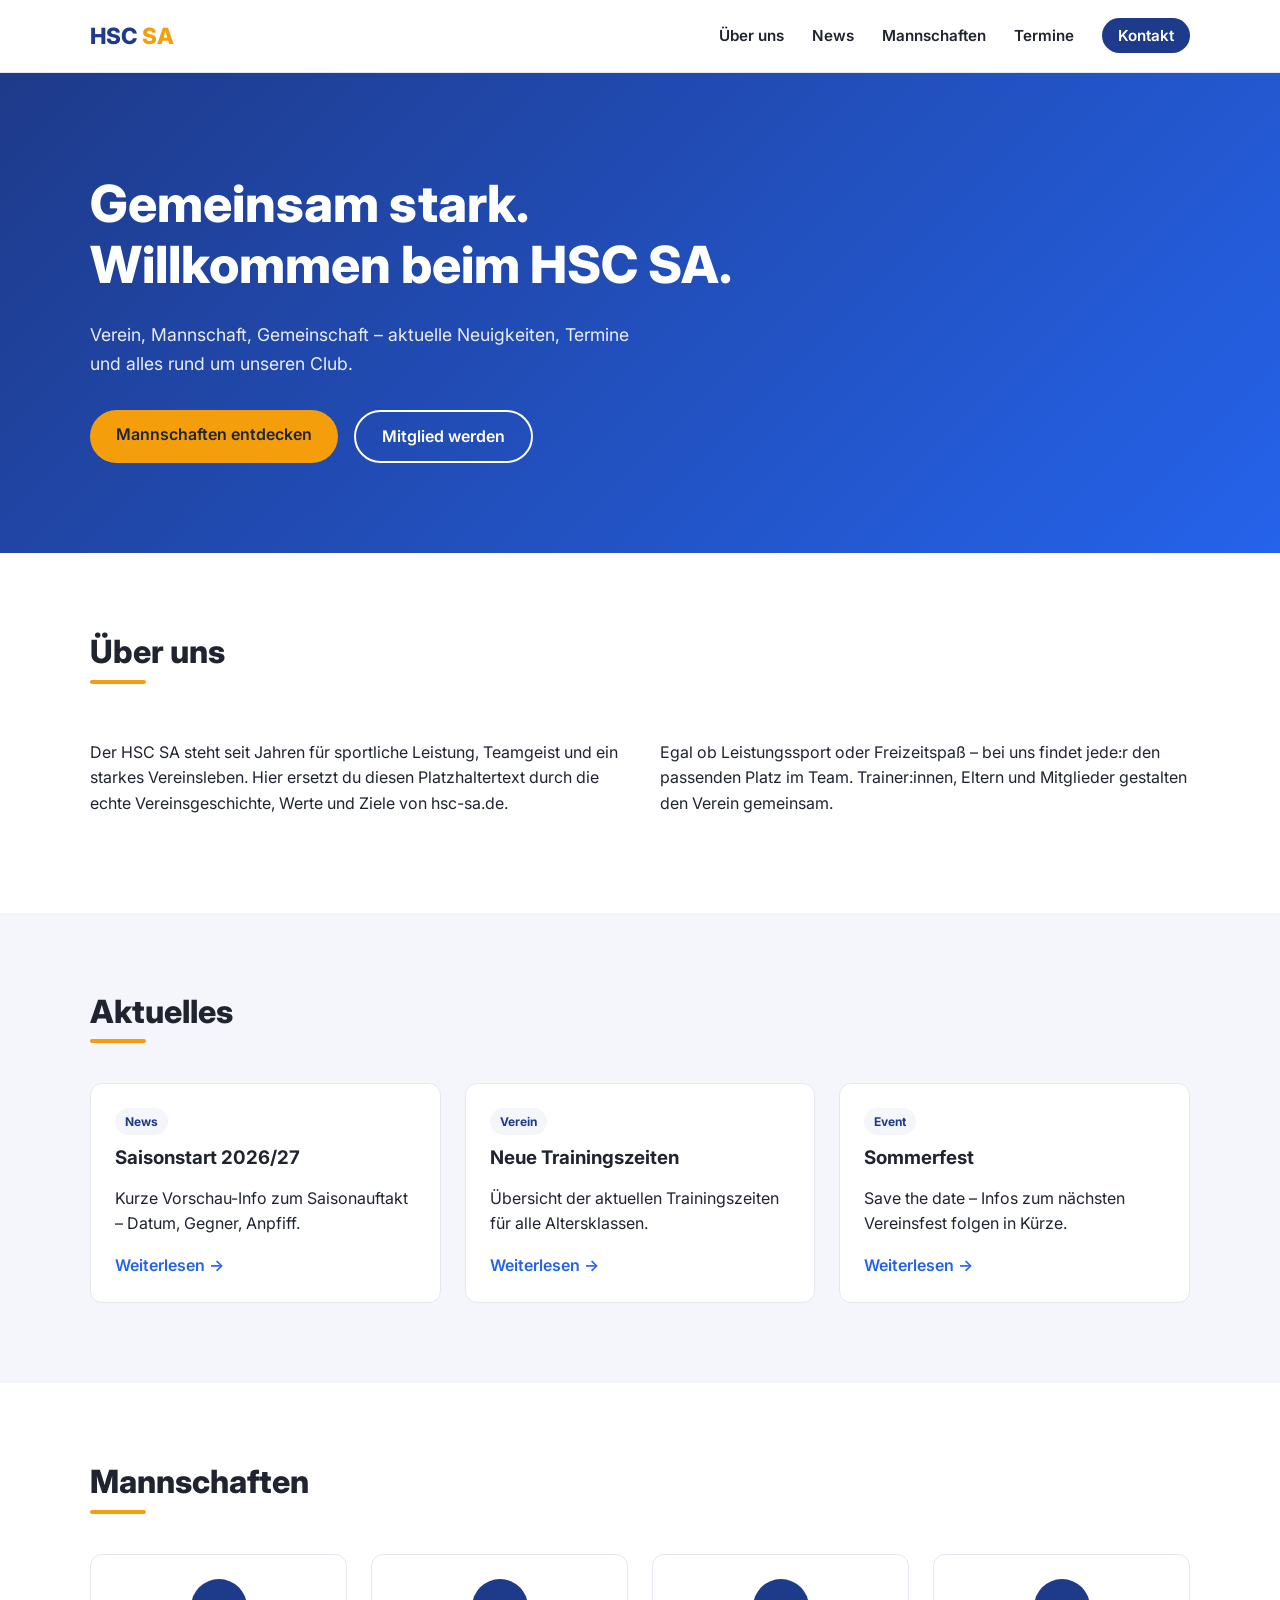
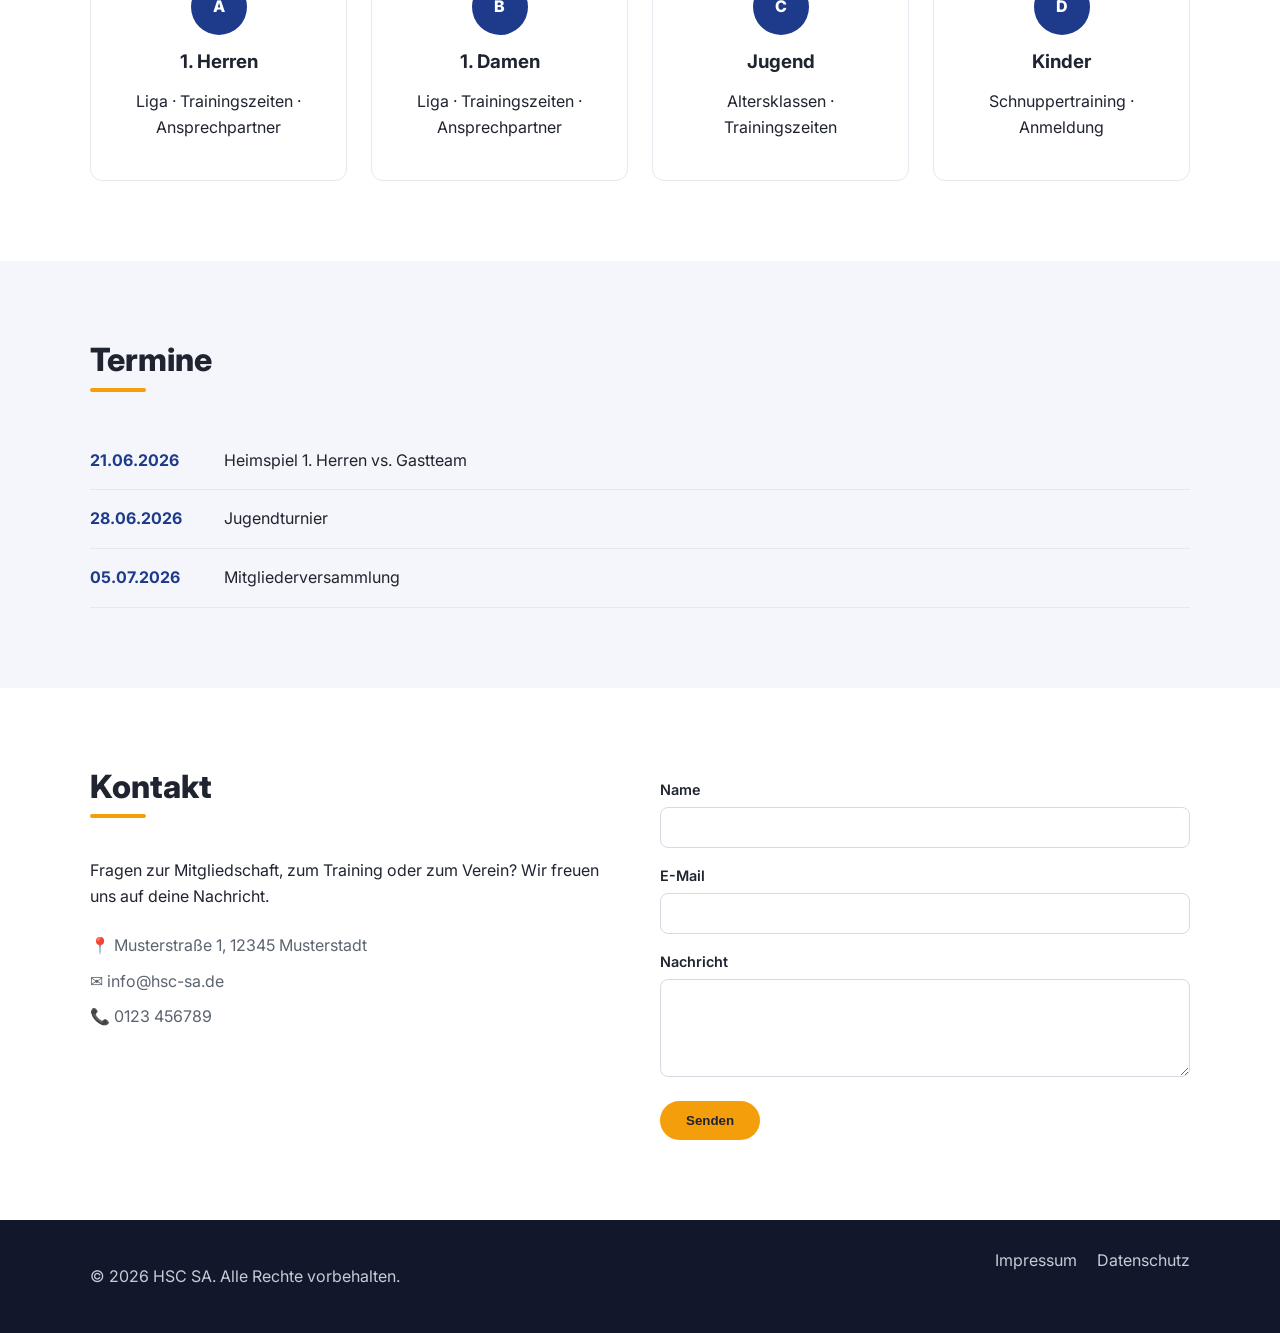
<file: hsc-sa-redesign/index.html>
<!doctype html>
<html lang="de">
<head>
  <meta charset="UTF-8">
  <meta name="viewport" content="width=device-width, initial-scale=1.0">
  <title>HSC SA – Moderne Vereinswebsite</title>
  <meta name="description" content="HSC SA – Verein, News, Mannschaften und Kontakt.">
  <link rel="preconnect" href="https://fonts.googleapis.com">
  <link href="https://fonts.googleapis.com/css2?family=Inter:wght@400;600;700;800&display=swap" rel="stylesheet">
  <link rel="stylesheet" href="style.css">
</head>
<body>

  <header class="site-header">
    <div class="container header-inner">
      <a href="#" class="logo">HSC <span>SA</span></a>

      <input type="checkbox" id="nav-toggle" class="nav-toggle">
      <label for="nav-toggle" class="nav-toggle-label" aria-label="Menü öffnen">
        <span></span><span></span><span></span>
      </label>

      <nav class="main-nav">
        <ul>
          <li><a href="#ueber-uns">Über uns</a></li>
          <li><a href="#news">News</a></li>
          <li><a href="#mannschaften">Mannschaften</a></li>
          <li><a href="#termine">Termine</a></li>
          <li><a href="#kontakt" class="nav-cta">Kontakt</a></li>
        </ul>
      </nav>
    </div>
  </header>

  <main>
    <section class="hero">
      <div class="container hero-inner">
        <h1>Gemeinsam stark.<br>Willkommen beim HSC SA.</h1>
        <p>Verein, Mannschaft, Gemeinschaft – aktuelle Neuigkeiten, Termine und alles rund um unseren Club.</p>
        <div class="hero-actions">
          <a href="#mannschaften" class="btn btn-primary">Mannschaften entdecken</a>
          <a href="#kontakt" class="btn btn-outline">Mitglied werden</a>
        </div>
      </div>
    </section>

    <section id="ueber-uns" class="section">
      <div class="container">
        <h2 class="section-title">Über uns</h2>
        <div class="grid-2">
          <p>
            Der HSC SA steht seit Jahren für sportliche Leistung, Teamgeist und ein starkes
            Vereinsleben. Hier ersetzt du diesen Platzhaltertext durch die echte Vereinsgeschichte,
            Werte und Ziele von hsc-sa.de.
          </p>
          <p>
            Egal ob Leistungssport oder Freizeitspaß – bei uns findet jede:r den passenden Platz
            im Team. Trainer:innen, Eltern und Mitglieder gestalten den Verein gemeinsam.
          </p>
        </div>
      </div>
    </section>

    <section id="news" class="section section-alt">
      <div class="container">
        <h2 class="section-title">Aktuelles</h2>
        <div class="card-grid">
          <article class="card">
            <span class="card-tag">News</span>
            <h3>Saisonstart 2026/27</h3>
            <p>Kurze Vorschau-Info zum Saisonauftakt – Datum, Gegner, Anpfiff.</p>
            <a href="#" class="card-link">Weiterlesen →</a>
          </article>
          <article class="card">
            <span class="card-tag">Verein</span>
            <h3>Neue Trainingszeiten</h3>
            <p>Übersicht der aktuellen Trainingszeiten für alle Altersklassen.</p>
            <a href="#" class="card-link">Weiterlesen →</a>
          </article>
          <article class="card">
            <span class="card-tag">Event</span>
            <h3>Sommerfest</h3>
            <p>Save the date – Infos zum nächsten Vereinsfest folgen in Kürze.</p>
            <a href="#" class="card-link">Weiterlesen →</a>
          </article>
        </div>
      </div>
    </section>

    <section id="mannschaften" class="section">
      <div class="container">
        <h2 class="section-title">Mannschaften</h2>
        <div class="card-grid card-grid-4">
          <div class="team-card">
            <div class="team-thumb">A</div>
            <h3>1. Herren</h3>
            <p>Liga · Trainingszeiten · Ansprechpartner</p>
          </div>
          <div class="team-card">
            <div class="team-thumb">B</div>
            <h3>1. Damen</h3>
            <p>Liga · Trainingszeiten · Ansprechpartner</p>
          </div>
          <div class="team-card">
            <div class="team-thumb">C</div>
            <h3>Jugend</h3>
            <p>Altersklassen · Trainingszeiten</p>
          </div>
          <div class="team-card">
            <div class="team-thumb">D</div>
            <h3>Kinder</h3>
            <p>Schnuppertraining · Anmeldung</p>
          </div>
        </div>
      </div>
    </section>

    <section id="termine" class="section section-alt">
      <div class="container">
        <h2 class="section-title">Termine</h2>
        <ul class="event-list">
          <li>
            <time>21.06.2026</time>
            <span>Heimspiel 1. Herren vs. Gastteam</span>
          </li>
          <li>
            <time>28.06.2026</time>
            <span>Jugendturnier</span>
          </li>
          <li>
            <time>05.07.2026</time>
            <span>Mitgliederversammlung</span>
          </li>
        </ul>
      </div>
    </section>

    <section id="kontakt" class="section">
      <div class="container grid-2">
        <div>
          <h2 class="section-title">Kontakt</h2>
          <p>Fragen zur Mitgliedschaft, zum Training oder zum Verein? Wir freuen uns auf deine Nachricht.</p>
          <ul class="contact-info">
            <li>📍 Musterstraße 1, 12345 Musterstadt</li>
            <li>✉️ info@hsc-sa.de</li>
            <li>📞 0123 456789</li>
          </ul>
        </div>
        <form class="contact-form">
          <label for="name">Name</label>
          <input type="text" id="name" name="name" required>

          <label for="email">E-Mail</label>
          <input type="email" id="email" name="email" required>

          <label for="message">Nachricht</label>
          <textarea id="message" name="message" rows="4" required></textarea>

          <button type="submit" class="btn btn-primary">Senden</button>
        </form>
      </div>
    </section>
  </main>

  <footer class="site-footer">
    <div class="container footer-inner">
      <p>&copy; 2026 HSC SA. Alle Rechte vorbehalten.</p>
      <ul class="footer-links">
        <li><a href="#">Impressum</a></li>
        <li><a href="#">Datenschutz</a></li>
      </ul>
    </div>
  </footer>

</body>
</html>
</file>
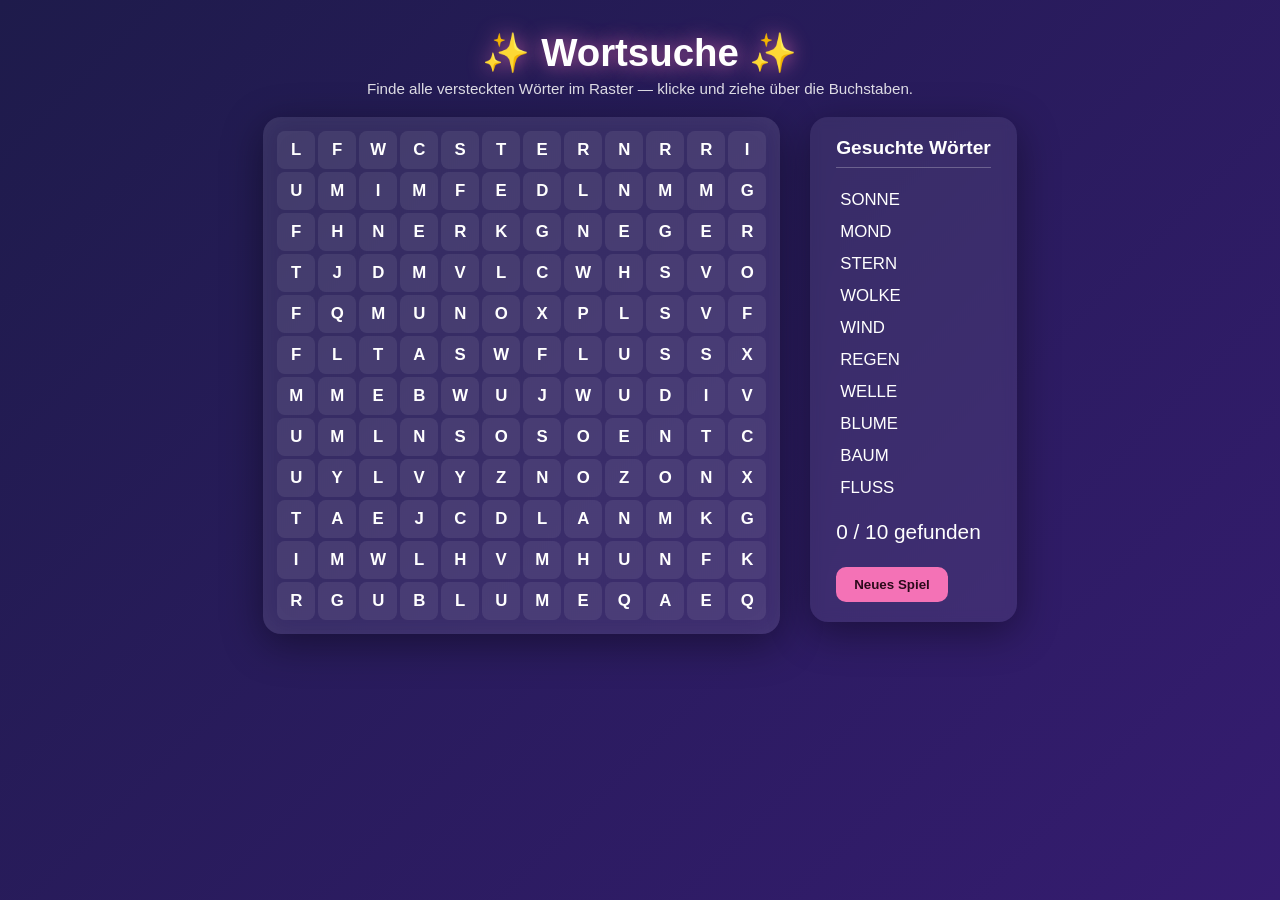
<file: wortsuche.html>
<!DOCTYPE html>
<html lang="de">
<head>
<meta charset="UTF-8">
<title>Wortsuche-Spiel</title>
<style>
  :root {
    --bg1: #1e1b4b;
    --bg2: #4c1d95;
    --accent: #f472b6;
    --found: #34d399;
  }
  * { box-sizing: border-box; }
  body {
    margin: 0;
    min-height: 100vh;
    display: flex;
    flex-direction: column;
    align-items: center;
    font-family: 'Segoe UI', Tahoma, sans-serif;
    background: linear-gradient(135deg, var(--bg1), var(--bg2), #be185d);
    background-size: 400% 400%;
    animation: gradientShift 15s ease infinite;
    color: #fff;
    overflow-x: hidden;
    padding: 20px;
  }
  @keyframes gradientShift {
    0% { background-position: 0% 50%; }
    50% { background-position: 100% 50%; }
    100% { background-position: 0% 50%; }
  }
  h1 {
    margin: 10px 0 4px;
    font-size: 2.4em;
    text-shadow: 0 0 20px rgba(244,114,182,0.8);
    animation: floatTitle 4s ease-in-out infinite;
  }
  @keyframes floatTitle {
    0%, 100% { transform: translateY(0); }
    50% { transform: translateY(-8px); }
  }
  .subtitle {
    opacity: 0.85;
    margin-bottom: 20px;
    font-size: 0.95em;
  }
  .container {
    display: flex;
    gap: 30px;
    flex-wrap: wrap;
    justify-content: center;
    align-items: flex-start;
  }
  #grid {
    display: grid;
    grid-template-columns: repeat(12, 38px);
    grid-template-rows: repeat(12, 38px);
    gap: 3px;
    background: rgba(255,255,255,0.08);
    padding: 14px;
    border-radius: 18px;
    box-shadow: 0 10px 40px rgba(0,0,0,0.4), inset 0 0 30px rgba(255,255,255,0.05);
    backdrop-filter: blur(6px);
    user-select: none;
    animation: popIn 0.6s ease;
  }
  @keyframes popIn {
    from { opacity: 0; transform: scale(0.85); }
    to { opacity: 1; transform: scale(1); }
  }
  .cell {
    width: 38px;
    height: 38px;
    display: flex;
    align-items: center;
    justify-content: center;
    background: rgba(255,255,255,0.08);
    border-radius: 8px;
    font-weight: bold;
    font-size: 1.05em;
    cursor: pointer;
    transition: transform 0.15s, background 0.25s, box-shadow 0.25s;
  }
  .cell:hover {
    transform: scale(1.12);
    background: rgba(255,255,255,0.22);
  }
  .cell.selected {
    background: var(--accent);
    box-shadow: 0 0 14px var(--accent);
    transform: scale(1.1);
  }
  .cell.found {
    background: var(--found);
    box-shadow: 0 0 16px var(--found);
    animation: foundPulse 0.6s ease;
    color: #06281c;
  }
  @keyframes foundPulse {
    0% { transform: scale(1); }
    40% { transform: scale(1.35); }
    100% { transform: scale(1); }
  }
  #wordlist {
    background: rgba(255,255,255,0.08);
    border-radius: 18px;
    padding: 20px 26px;
    min-width: 200px;
    box-shadow: 0 10px 40px rgba(0,0,0,0.4);
    backdrop-filter: blur(6px);
  }
  #wordlist h2 {
    margin-top: 0;
    font-size: 1.2em;
    border-bottom: 1px solid rgba(255,255,255,0.25);
    padding-bottom: 8px;
  }
  #wordlist ul {
    list-style: none;
    padding: 0;
    margin: 0;
  }
  #wordlist li {
    padding: 6px 4px;
    font-size: 1.05em;
    transition: color 0.3s, text-decoration 0.3s;
  }
  #wordlist li.done {
    color: var(--found);
    text-decoration: line-through;
    animation: wordDone 0.5s ease;
  }
  @keyframes wordDone {
    0% { transform: translateX(0); }
    30% { transform: translateX(8px); }
    60% { transform: translateX(-4px); }
    100% { transform: translateX(0); }
  }
  #status {
    margin-top: 16px;
    font-size: 1.3em;
    min-height: 1.6em;
  }
  .win {
    animation: winGlow 1.2s ease infinite alternate;
  }
  @keyframes winGlow {
    from { text-shadow: 0 0 10px #fff, 0 0 20px var(--found); }
    to { text-shadow: 0 0 25px #fff, 0 0 45px var(--found); }
  }
  #confetti-container {
    position: fixed;
    top: 0; left: 0;
    width: 100%; height: 100%;
    pointer-events: none;
    overflow: hidden;
    z-index: 999;
  }
  .confetti {
    position: absolute;
    top: -10px;
    width: 10px;
    height: 14px;
    opacity: 0.9;
    animation: fall linear forwards;
  }
  @keyframes fall {
    to { transform: translateY(110vh) rotate(540deg); opacity: 0.3; }
  }
  button#reset {
    margin-top: 14px;
    padding: 10px 18px;
    border: none;
    border-radius: 10px;
    background: var(--accent);
    color: #2a0a1a;
    font-weight: bold;
    cursor: pointer;
    transition: transform 0.2s, box-shadow 0.2s;
  }
  button#reset:hover {
    transform: translateY(-2px) scale(1.04);
    box-shadow: 0 6px 16px rgba(244,114,182,0.6);
  }
</style>
</head>
<body>
<h1>✨ Wortsuche ✨</h1>
<div class="subtitle">Finde alle versteckten Wörter im Raster — klicke und ziehe über die Buchstaben.</div>
<div class="container">
  <div id="grid"></div>
  <div id="wordlist">
    <h2>Gesuchte Wörter</h2>
    <ul id="words"></ul>
    <div id="status"></div>
    <button id="reset">Neues Spiel</button>
  </div>
</div>
<div id="confetti-container"></div>

<script>
const SIZE = 12;
const WORDS = ["SONNE","MOND","STERN","WOLKE","WIND","REGEN","WELLE","BLUME","BAUM","FLUSS"];

let grid, placedWords, foundWords;
let isSelecting = false;
let selection = [];

function emptyGrid() {
  return Array.from({length: SIZE}, () => Array.from({length: SIZE}, () => null));
}

const DIRS = [
  [0,1],[1,0],[1,1],[-1,1],[0,-1],[-1,0],[-1,-1],[1,-1]
];

function tryPlaceWord(g, word) {
  const attempts = 200;
  for (let a = 0; a < attempts; a++) {
    const dir = DIRS[Math.floor(Math.random()*DIRS.length)];
    const row = Math.floor(Math.random()*SIZE);
    const col = Math.floor(Math.random()*SIZE);
    const endRow = row + dir[0]*(word.length-1);
    const endCol = col + dir[1]*(word.length-1);
    if (endRow < 0 || endRow >= SIZE || endCol < 0 || endCol >= SIZE) continue;
    let ok = true;
    for (let i = 0; i < word.length; i++) {
      const r = row + dir[0]*i;
      const c = col + dir[1]*i;
      const existing = g[r][c];
      if (existing !== null && existing !== word[i]) { ok = false; break; }
    }
    if (!ok) continue;
    const cells = [];
    for (let i = 0; i < word.length; i++) {
      const r = row + dir[0]*i;
      const c = col + dir[1]*i;
      g[r][c] = word[i];
      cells.push([r,c]);
    }
    return cells;
  }
  return null;
}

function fillRandomLetters(g) {
  const alphabet = "ABCDEFGHIJKLMNOPQRSTUVWXYZ";
  for (let r = 0; r < SIZE; r++)
    for (let c = 0; c < SIZE; c++)
      if (g[r][c] === null)
        g[r][c] = alphabet[Math.floor(Math.random()*alphabet.length)];
}

function buildPuzzle() {
  grid = emptyGrid();
  placedWords = {};
  let sorted = [...WORDS].sort((a,b) => b.length - a.length);
  for (const w of sorted) {
    const cells = tryPlaceWord(grid, w);
    if (cells) placedWords[w] = cells;
  }
  fillRandomLetters(grid);
  foundWords = new Set();
}

function cellKey(r,c) { return r + "_" + c; }

function renderGrid() {
  const gridEl = document.getElementById("grid");
  gridEl.innerHTML = "";
  for (let r = 0; r < SIZE; r++) {
    for (let c = 0; c < SIZE; c++) {
      const div = document.createElement("div");
      div.className = "cell";
      div.textContent = grid[r][c];
      div.dataset.r = r;
      div.dataset.c = c;
      div.addEventListener("mousedown", () => startSelect(r,c));
      div.addEventListener("mouseenter", () => continueSelect(r,c));
      div.addEventListener("mouseup", endSelect);
      div.addEventListener("touchstart", (e) => { e.preventDefault(); startSelect(r,c); }, {passive:false});
      div.addEventListener("touchmove", (e) => {
        e.preventDefault();
        const t = e.touches[0];
        const el = document.elementFromPoint(t.clientX, t.clientY);
        if (el && el.classList.contains("cell")) {
          continueSelect(+el.dataset.r, +el.dataset.c);
        }
      }, {passive:false});
      div.addEventListener("touchend", endSelect);
      gridEl.appendChild(div);
    }
  }
  document.addEventListener("mouseup", endSelect);
}

function renderWordList() {
  const ul = document.getElementById("words");
  ul.innerHTML = "";
  for (const w of WORDS) {
    const li = document.createElement("li");
    li.textContent = w;
    li.id = "word-" + w;
    ul.appendChild(li);
  }
}

function startSelect(r,c) {
  isSelecting = true;
  selection = [[r,c]];
  updateSelectionVisual();
}

function continueSelect(r,c) {
  if (!isSelecting) return;
  const first = selection[0];
  const dr = r - first[0];
  const dc = c - first[1];
  const steps = Math.max(Math.abs(dr), Math.abs(dc));
  if (steps === 0) { selection = [first]; updateSelectionVisual(); return; }
  const stepR = Math.sign(dr);
  const stepC = Math.sign(dc);
  if (dr !== 0 && dc !== 0 && Math.abs(dr) !== Math.abs(dc)) return;
  const newSel = [];
  for (let i = 0; i <= steps; i++) {
    newSel.push([first[0] + stepR*i, first[1] + stepC*i]);
  }
  selection = newSel;
  updateSelectionVisual();
}

function updateSelectionVisual() {
  document.querySelectorAll(".cell.selected").forEach(el => el.classList.remove("selected"));
  for (const [r,c] of selection) {
    const el = document.querySelector(`.cell[data-r="${r}"][data-c="${c}"]`);
    if (el && !el.classList.contains("found")) el.classList.add("selected");
  }
}

function selectionToWord() {
  return selection.map(([r,c]) => grid[r][c]).join("");
}

function endSelect() {
  if (!isSelecting) return;
  isSelecting = false;
  const word = selectionToWord();
  const reversed = word.split("").reverse().join("");
  let matched = null;
  for (const w of WORDS) {
    if (foundWords.has(w)) continue;
    if (w === word || w === reversed) { matched = w; break; }
  }
  if (matched) {
    foundWords.add(matched);
    for (const [r,c] of placedWords[matched]) {
      const el = document.querySelector(`.cell[data-r="${r}"][data-c="${c}"]`);
      el.classList.remove("selected");
      el.classList.add("found");
    }
    const li = document.getElementById("word-" + matched);
    li.classList.add("done");
    checkWin();
  } else {
    document.querySelectorAll(".cell.selected").forEach(el => el.classList.remove("selected"));
  }
  selection = [];
}

function checkWin() {
  const statusEl = document.getElementById("status");
  if (foundWords.size === WORDS.length) {
    statusEl.textContent = "🎉 Gewonnen! Alle Wörter gefunden!";
    statusEl.classList.add("win");
    launchConfetti();
  } else {
    statusEl.textContent = `${foundWords.size} / ${WORDS.length} gefunden`;
  }
}

function launchConfetti() {
  const colors = ["#f472b6","#34d399","#fbbf24","#60a5fa","#a78bfa"];
  const container = document.getElementById("confetti-container");
  for (let i = 0; i < 120; i++) {
    const piece = document.createElement("div");
    piece.className = "confetti";
    piece.style.left = Math.random()*100 + "vw";
    piece.style.background = colors[Math.floor(Math.random()*colors.length)];
    piece.style.animationDuration = (2 + Math.random()*2) + "s";
    piece.style.animationDelay = (Math.random()*0.5) + "s";
    container.appendChild(piece);
    setTimeout(() => piece.remove(), 5000);
  }
}

function newGame() {
  document.getElementById("status").classList.remove("win");
  buildPuzzle();
  renderGrid();
  renderWordList();
  document.getElementById("status").textContent = `0 / ${WORDS.length} gefunden`;
}

document.getElementById("reset").addEventListener("click", newGame);
newGame();
</script>
</body>
</html>
</file>
<file: hsc-sa-redesign/style.css>
:root {
  --color-primary: #1e3a8a;
  --color-primary-light: #2563eb;
  --color-accent: #f59e0b;
  --color-bg: #ffffff;
  --color-bg-alt: #f4f6fb;
  --color-text: #1f2430;
  --color-text-muted: #5b6470;
  --radius: 12px;
  --max-width: 1140px;
  --font: "Inter", system-ui, sans-serif;
}

* { box-sizing: border-box; }

body {
  margin: 0;
  font-family: var(--font);
  color: var(--color-text);
  background: var(--color-bg);
  line-height: 1.6;
}

.container {
  max-width: var(--max-width);
  margin: 0 auto;
  padding: 0 20px;
}

h1, h2, h3 { line-height: 1.2; margin: 0 0 0.5em; }

/* Header */
.site-header {
  position: sticky;
  top: 0;
  background: rgba(255, 255, 255, 0.9);
  backdrop-filter: blur(8px);
  border-bottom: 1px solid #e6e8ef;
  z-index: 100;
}

.header-inner {
  display: flex;
  align-items: center;
  justify-content: space-between;
  height: 72px;
}

.logo {
  font-weight: 800;
  font-size: 1.4rem;
  color: var(--color-primary);
  text-decoration: none;
}
.logo span { color: var(--color-accent); }

.main-nav ul {
  display: flex;
  gap: 28px;
  list-style: none;
  margin: 0;
  padding: 0;
}

.main-nav a {
  text-decoration: none;
  color: var(--color-text);
  font-weight: 600;
  font-size: 0.95rem;
}

.main-nav a:hover { color: var(--color-primary-light); }

.nav-cta {
  background: var(--color-primary);
  color: white !important;
  padding: 8px 16px;
  border-radius: 999px;
}

.nav-toggle, .nav-toggle-label { display: none; }

/* Hero */
.hero {
  background: linear-gradient(135deg, var(--color-primary) 0%, var(--color-primary-light) 100%);
  color: white;
  padding: 100px 0 90px;
}

.hero h1 {
  font-size: clamp(2rem, 4vw, 3.2rem);
  font-weight: 800;
  max-width: 700px;
}

.hero p {
  max-width: 560px;
  font-size: 1.1rem;
  opacity: 0.9;
}

.hero-actions {
  display: flex;
  gap: 16px;
  margin-top: 32px;
  flex-wrap: wrap;
}

.btn {
  display: inline-block;
  padding: 12px 26px;
  border-radius: 999px;
  font-weight: 600;
  text-decoration: none;
  transition: transform 0.15s ease, opacity 0.15s ease;
}
.btn:hover { transform: translateY(-2px); }

.btn-primary {
  background: var(--color-accent);
  color: #1f2430;
}

.btn-outline {
  border: 2px solid white;
  color: white;
}

/* Sections */
.section { padding: 80px 0; }
.section-alt { background: var(--color-bg-alt); }

.section-title {
  font-size: 2rem;
  font-weight: 800;
  margin-bottom: 40px;
  position: relative;
  padding-bottom: 12px;
}
.section-title::after {
  content: "";
  position: absolute;
  left: 0;
  bottom: 0;
  width: 56px;
  height: 4px;
  background: var(--color-accent);
  border-radius: 4px;
}

.grid-2 {
  display: grid;
  grid-template-columns: 1fr 1fr;
  gap: 40px;
  align-items: start;
}

/* Cards */
.card-grid {
  display: grid;
  grid-template-columns: repeat(3, 1fr);
  gap: 24px;
}
.card-grid-4 { grid-template-columns: repeat(4, 1fr); }

.card, .team-card {
  background: white;
  border: 1px solid #e6e8ef;
  border-radius: var(--radius);
  padding: 24px;
  transition: box-shadow 0.2s ease, transform 0.2s ease;
}
.card:hover, .team-card:hover {
  box-shadow: 0 12px 24px rgba(30, 58, 138, 0.08);
  transform: translateY(-4px);
}

.card-tag {
  display: inline-block;
  background: var(--color-bg-alt);
  color: var(--color-primary);
  font-size: 0.75rem;
  font-weight: 700;
  padding: 4px 10px;
  border-radius: 999px;
  margin-bottom: 12px;
}

.card-link {
  color: var(--color-primary-light);
  font-weight: 600;
  text-decoration: none;
}

.team-card { text-align: center; }
.team-thumb {
  width: 56px;
  height: 56px;
  margin: 0 auto 16px;
  border-radius: 50%;
  background: var(--color-primary);
  color: white;
  display: flex;
  align-items: center;
  justify-content: center;
  font-weight: 800;
}

/* Events */
.event-list {
  list-style: none;
  margin: 0;
  padding: 0;
}
.event-list li {
  display: flex;
  gap: 24px;
  padding: 16px 0;
  border-bottom: 1px solid #e6e8ef;
}
.event-list time {
  font-weight: 700;
  color: var(--color-primary);
  min-width: 110px;
}

/* Contact */
.contact-info {
  list-style: none;
  padding: 0;
  margin: 24px 0 0;
}
.contact-info li { margin-bottom: 10px; color: var(--color-text-muted); }

.contact-form {
  display: flex;
  flex-direction: column;
  gap: 6px;
}
.contact-form label { font-weight: 600; font-size: 0.9rem; margin-top: 10px; }
.contact-form input,
.contact-form textarea {
  padding: 10px 12px;
  border: 1px solid #d7dae3;
  border-radius: 8px;
  font-family: var(--font);
  font-size: 0.95rem;
}
.contact-form button { margin-top: 18px; align-self: flex-start; border: none; cursor: pointer; }

/* Footer */
.site-footer {
  background: #11182b;
  color: #c7cbd6;
  padding: 28px 0;
}
.footer-inner {
  display: flex;
  justify-content: space-between;
  flex-wrap: wrap;
  gap: 12px;
}
.footer-links {
  list-style: none;
  display: flex;
  gap: 20px;
  margin: 0;
  padding: 0;
}
.footer-links a { color: #c7cbd6; text-decoration: none; }
.footer-links a:hover { color: white; }

/* Responsive */
@media (max-width: 860px) {
  .grid-2 { grid-template-columns: 1fr; }
  .card-grid { grid-template-columns: 1fr 1fr; }
  .card-grid-4 { grid-template-columns: 1fr 1fr; }
}

@media (max-width: 640px) {
  .card-grid, .card-grid-4 { grid-template-columns: 1fr; }

  .main-nav {
    position: fixed;
    top: 72px;
    left: 0;
    right: 0;
    background: white;
    border-bottom: 1px solid #e6e8ef;
    max-height: 0;
    overflow: hidden;
    transition: max-height 0.25s ease;
  }
  .main-nav ul {
    flex-direction: column;
    padding: 16px 20px;
    gap: 16px;
  }
  .nav-toggle-label {
    display: flex;
    flex-direction: column;
    justify-content: center;
    gap: 5px;
    width: 28px;
    height: 22px;
    cursor: pointer;
  }
  .nav-toggle-label span {
    height: 3px;
    background: var(--color-primary);
    border-radius: 2px;
  }
  .nav-toggle:checked ~ .main-nav {
    max-height: 320px;
  }
}
</file>
